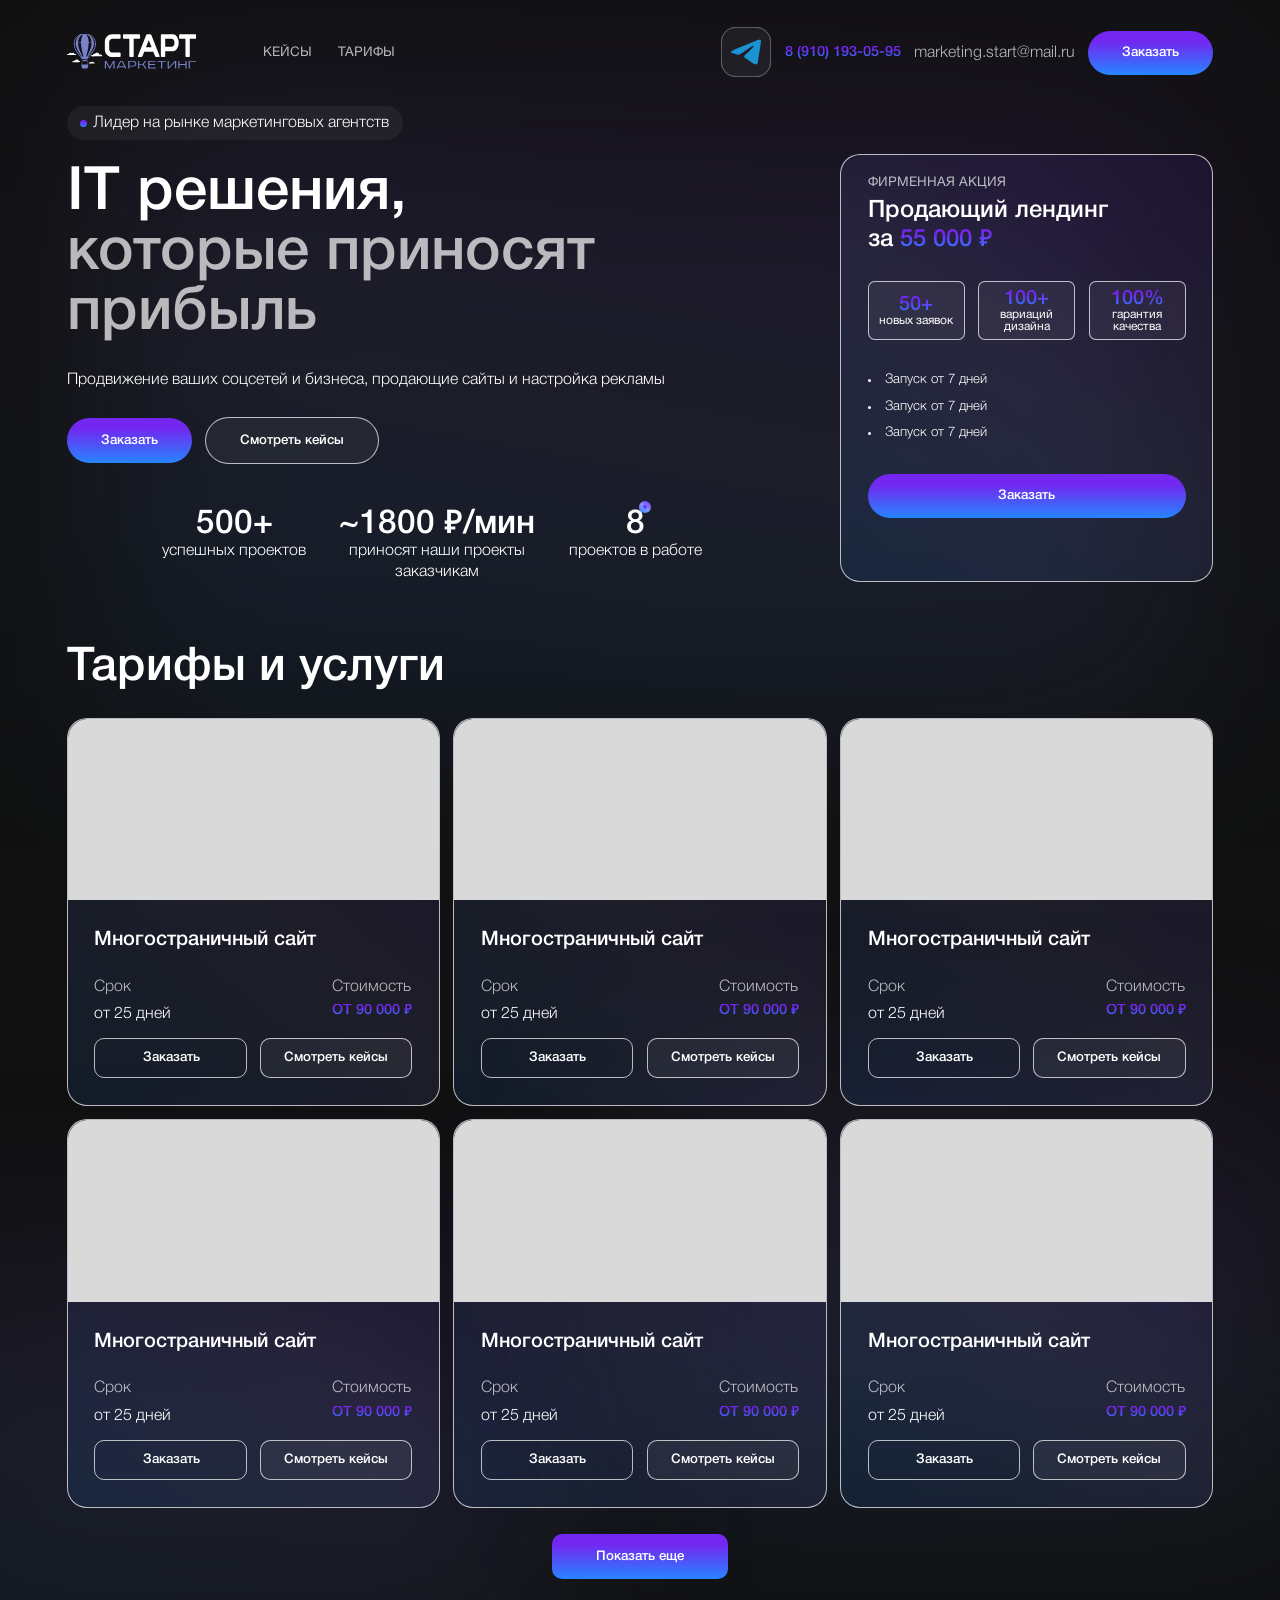
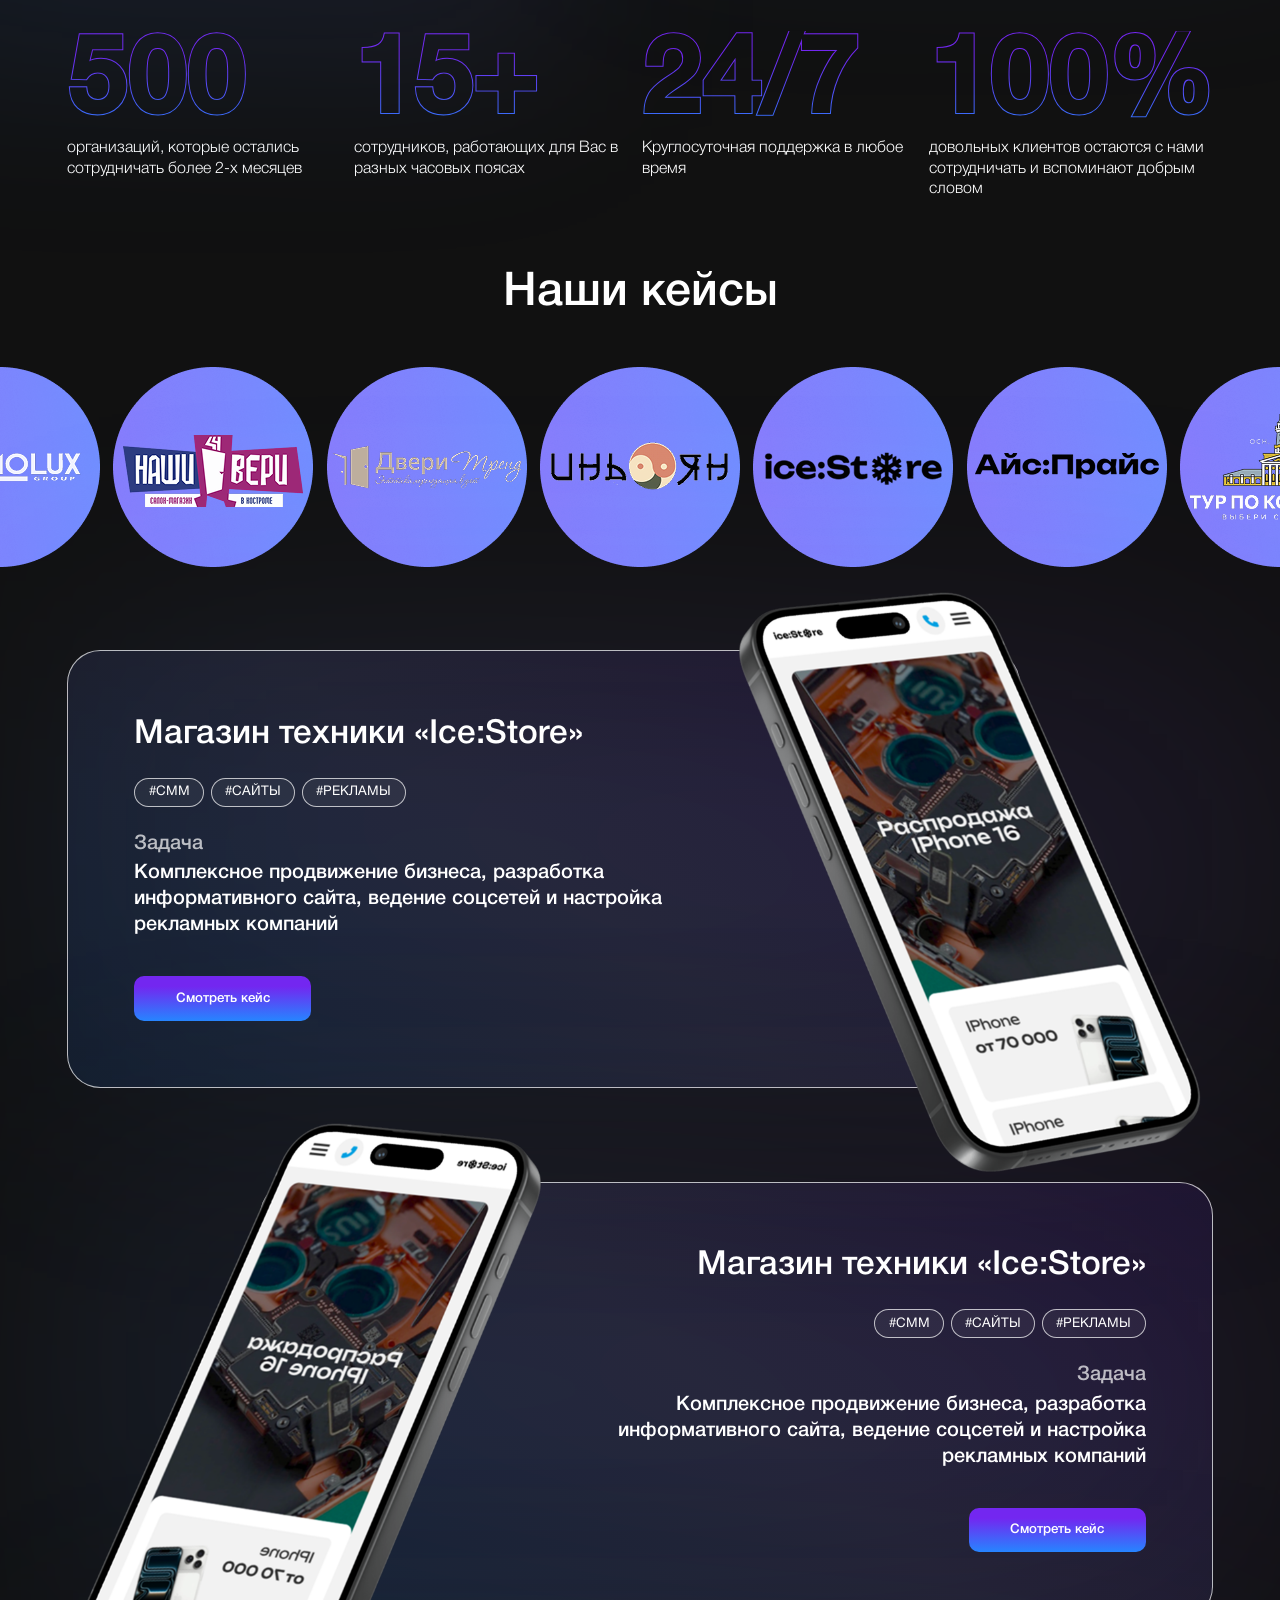
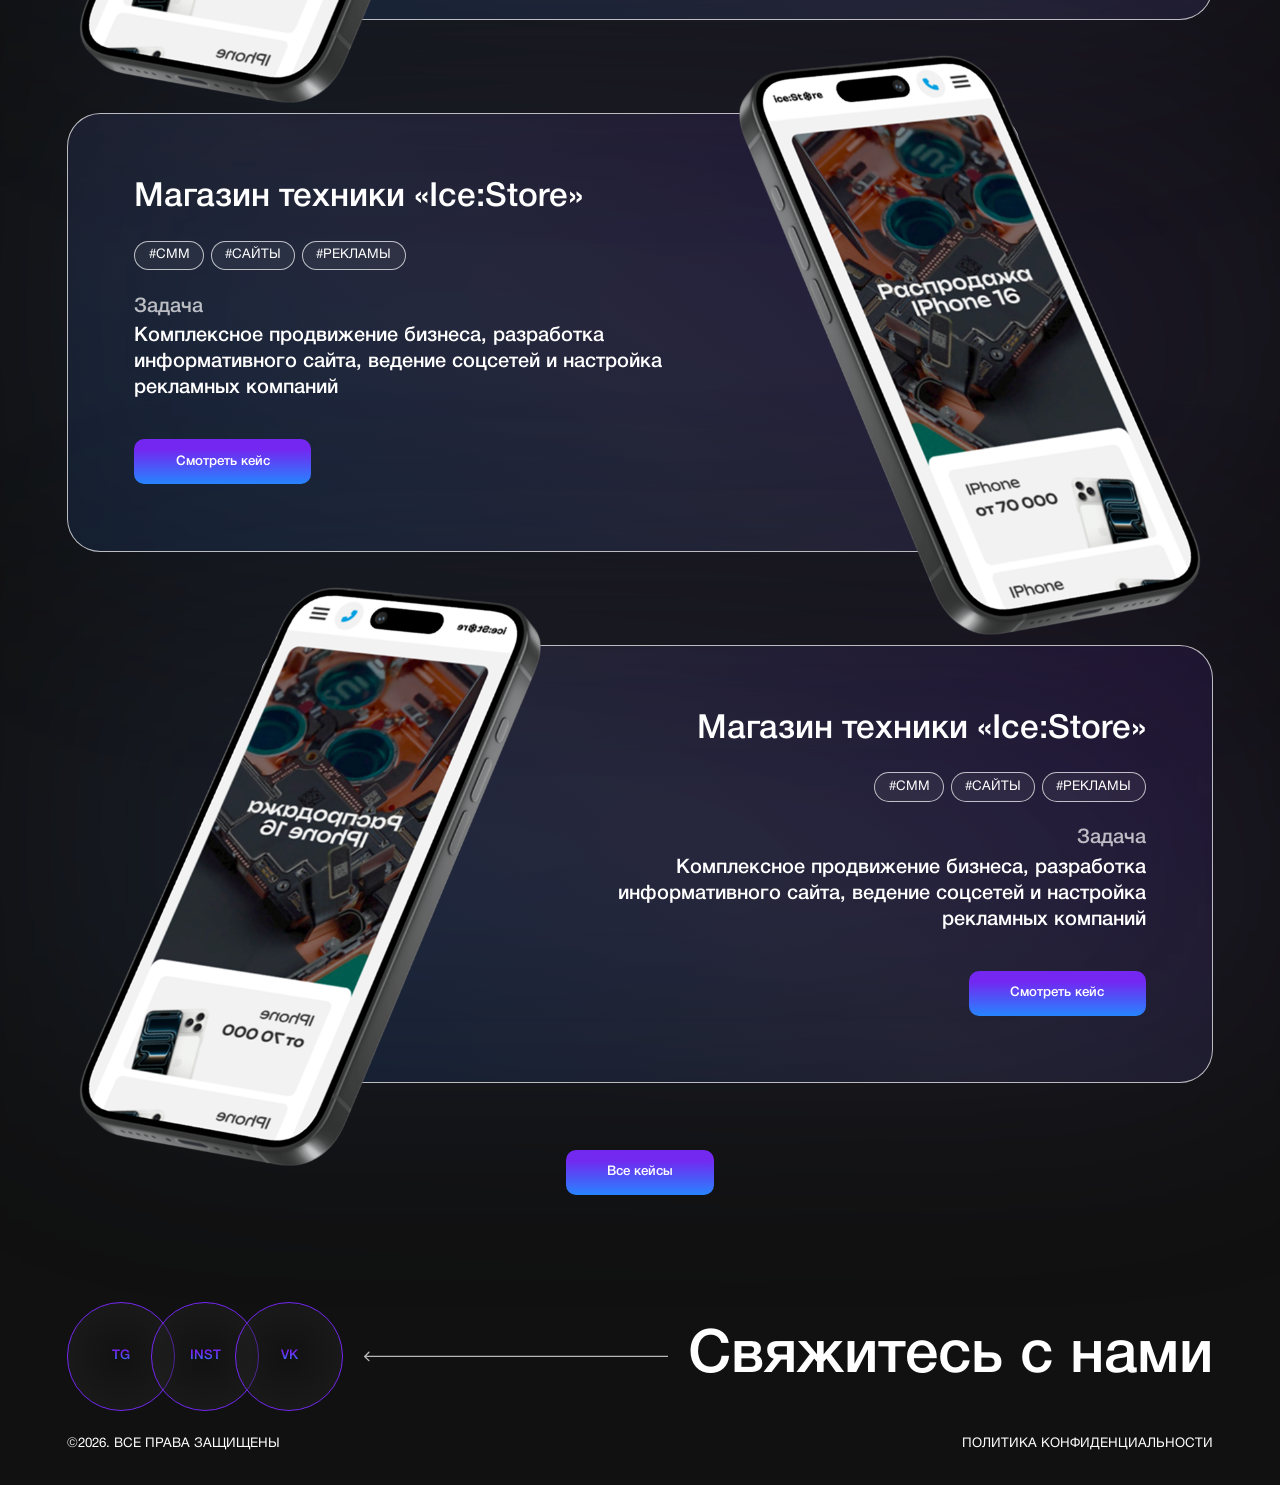
<file: index.html>
<!DOCTYPE html>
<html lang="ru">

<head>
  <meta charset="UTF-8">
  <meta http-equiv="X-UA-Compatible" content="IE=edge">
  <meta name="viewport" content="width=device-width, initial-scale=1.0">
  <title>Document</title>
  <link rel="stylesheet" href="style/style.css">
  <link rel="stylesheet" href="./style/swiper-bundle.min.css">
</head>

<body>

  <header>
    <div class="container">
      <div class="header-l">
        <a href="/" class="logo">
          <img src="./media/icons/logo.svg" alt="">
        </a>
        <nav>
          <a href="./keyses.html" class="nav-item header-20">Кейсы</a>
          <a href="" class="nav-item header-20">Тарифы</a>
        </nav>

      </div>
      <div class="header-r">
        <a href="" class="tg">
          <svg width="50" height="50" viewBox="0 0 50 50" fill="none" xmlns="http://www.w3.org/2000/svg">
            <rect width="50" height="50" rx="15" fill="white" fill-opacity="0.05" />
            <rect x="0.25" y="0.25" width="49.5" height="49.5" rx="14.75" stroke="white" stroke-opacity="0.7"
              stroke-width="0.5" />
            <path
              d="M37.4558 12.8534C33.4981 14.4884 16.528 21.4998 11.8392 23.4108C8.69464 24.6348 10.5355 25.7825 10.5355 25.7825C10.5355 25.7825 13.2197 26.7004 15.5209 27.3889C17.8217 28.0775 19.0488 27.3126 19.0488 27.3126L29.863 20.0448C33.6978 17.4437 32.7776 19.5857 31.857 20.5039C29.863 22.4932 26.5651 25.6294 23.8039 28.1542C22.5768 29.2251 23.1902 30.1431 23.7274 30.6022C25.7213 32.2854 31.167 35.728 31.4736 35.9574C33.0938 37.1016 36.2808 38.7485 36.7655 35.2689L38.6829 23.2581C39.2966 19.2036 39.9101 15.4548 39.9866 14.3838C40.2169 11.7824 37.4558 12.8534 37.4558 12.8534Z"
              fill="#1B92D1" />
          </svg>
        </a>
        <a href="tel: 8 (910) 193-05-95" class="tel">8 (910) 193-05-95</a>
        <a href="mailto: marketing.start@mail.ru" class="mail">marketing.start@mail.ru</a>
        <button class="blue-button form-popup-open">Заказать</button>
      </div>
    </div>
  </header>

  <main>
    <section class="hero">
      <div class="container">
        <p class="lider regular-text">Лидер на рынке маркетинговых агентств</p>
        <div class="wrapper">
          <div class="hero-l">
            <div class="hero-l-top">
              <h1 class="h1-heading">IT решения,
                <span>которые приносят прибыль</span>
              </h1>
              <div class="sub-heading regular-text">Продвижение ваших соцсетей и бизнеса, продающие сайты и настройка
                рекламы</div>
              <div class="buttons">
                <div class="blue-button">Заказать</div>
                <div class="black-button">Смотреть кейсы</div>
              </div>
            </div>
            <div class="hero-l-nums">
              <div class="item">
                <h3 class="heading h3-heading">500+</h3>
                <p class="text regular-text">успешных проектов</p>
              </div>
              <div class="item">
                <h3 class="heading h3-heading">~1800 ₽/мин</h3>
                <p class="text regular-text">приносят наши проекты <br>заказчикам</p>
              </div>
              <div class="item reallive">
                <h3 class="heading h3-heading">8
                  <div class="heading-circ"></div>
                </h3>
                <p class="text regular-text">проектов в работе</p>
              </div>
            </div>
          </div>
          <div class="hero-r">
            <p class="hero-r-heading header-20">Фирменная акция</p>
            <h4 class="h4-heading">Продающий лендинг <br>
              за <span>55 000 ₽</span></h4>
            <div class="hero-r-wrapper">

              <div class="hero-r-item">
                <p class="hero-r-item-heading">50+</p>
                <p class="hero-r-item-text">новых заявок</p>
              </div>
              <div class="hero-r-item">
                <p class="hero-r-item-heading">100+</p>
                <p class="hero-r-item-text">вариаций дизайна</p>
              </div>
              <div class="hero-r-item">
                <p class="hero-r-item-heading">100%</p>
                <p class="hero-r-item-text">гарантия качества</p>
              </div>
            </div>
            <ul class="hero-r-list">
              <li class="hero-r-list-item">Запуск от 7 дней</li>
              <li class="hero-r-list-item">Запуск от 7 дней</li>
              <li class="hero-r-list-item">Запуск от 7 дней</li>
            </ul>
            <button class="blue-button">Заказать</button>
          </div>
        </div>
      </div>
      <svg class="bg" width="1493" height="948" viewBox="0 0 1493 948" fill="none" xmlns="http://www.w3.org/2000/svg">
        <g filter="url(#filter0_f_5927_6310)">
          <rect x="200" y="200" width="1093" height="613" fill="url(#paint0_linear_5927_6310)" fill-opacity="0.1" />
          <rect x="200.5" y="200.5" width="1092" height="612" stroke="url(#paint1_linear_5927_6310)" />
        </g>
        <defs>
          <filter id="filter0_f_5927_6310" x="0" y="0" width="1493" height="1013" filterUnits="userSpaceOnUse"
            color-interpolation-filters="sRGB">
            <feFlood flood-opacity="0" result="BackgroundImageFix" />
            <feBlend mode="normal" in="SourceGraphic" in2="BackgroundImageFix" result="shape" />
            <feGaussianBlur stdDeviation="100" result="effect1_foregroundBlur_5927_6310" />
          </filter>
          <linearGradient id="paint0_linear_5927_6310" x1="1136.29" y1="222.824" x2="1017.25" y2="879.421"
            gradientUnits="userSpaceOnUse">
            <stop stop-color="#7327F0" />
            <stop offset="0.504685" stop-color="#8B91FF" />
            <stop offset="1" stop-color="#2685FF" />
          </linearGradient>
          <linearGradient id="paint1_linear_5927_6310" x1="1136.29" y1="222.824" x2="1017.25" y2="879.421"
            gradientUnits="userSpaceOnUse">
            <stop offset="0.230769" stop-color="#7327F0" />
            <stop offset="1" stop-color="#2685FF" />
          </linearGradient>
        </defs>
      </svg>

    </section>
    <section class="tarifs">
      <div class="container">
        <h2 class="h2-heading">Тарифы и услуги</h2>
        <div class="wrapper">
          <div class="item">
            <img src="./media/bgs/tarif.png" alt="" class="tarif-img">
            <div class="tarifs-info">
              <p class="heading">Многостраничный сайт</p>
              <div class="item-wrapper">
                <div class="item-text">
                  <p class="item-heading regular-text">Срок</p>
                  <p class="item-text regular-text">от 25 дней</p>
                </div>
                <div class="item-text">
                  <p class="item-heading regular-text">Стоимость</p>
                  <p class="item-text price">от 90 000 ₽</p>
                </div>
              </div>
              <div class="buttons">
                <div class="zakaz">Заказать</div>
                <div class="check">Смотреть кейсы</div>
              </div>
            </div>
          </div>
          <div class="item">
            <img src="./media/bgs/tarif.png" alt="" class="tarif-img">
            <div class="tarifs-info">
              <p class="heading">Многостраничный сайт</p>
              <div class="item-wrapper">
                <div class="item-text">
                  <p class="item-heading regular-text">Срок</p>
                  <p class="item-text regular-text">от 25 дней</p>
                </div>
                <div class="item-text">
                  <p class="item-heading regular-text">Стоимость</p>
                  <p class="item-text price">от 90 000 ₽</p>
                </div>
              </div>
              <div class="buttons">
                <div class="zakaz">Заказать</div>
                <div class="check">Смотреть кейсы</div>
              </div>
            </div>
          </div>
          <div class="item">
            <img src="./media/bgs/tarif.png" alt="" class="tarif-img">
            <div class="tarifs-info">
              <p class="heading">Многостраничный сайт</p>
              <div class="item-wrapper">
                <div class="item-text">
                  <p class="item-heading regular-text">Срок</p>
                  <p class="item-text regular-text">от 25 дней</p>
                </div>
                <div class="item-text">
                  <p class="item-heading regular-text">Стоимость</p>
                  <p class="item-text price">от 90 000 ₽</p>
                </div>
              </div>
              <div class="buttons">
                <div class="zakaz">Заказать</div>
                <div class="check">Смотреть кейсы</div>
              </div>
            </div>
          </div>
          <div class="item">
            <img src="./media/bgs/tarif.png" alt="" class="tarif-img">
            <div class="tarifs-info">
              <p class="heading">Многостраничный сайт</p>
              <div class="item-wrapper">
                <div class="item-text">
                  <p class="item-heading regular-text">Срок</p>
                  <p class="item-text regular-text">от 25 дней</p>
                </div>
                <div class="item-text">
                  <p class="item-heading regular-text">Стоимость</p>
                  <p class="item-text price">от 90 000 ₽</p>
                </div>
              </div>
              <div class="buttons">
                <div class="zakaz">Заказать</div>
                <div class="check">Смотреть кейсы</div>
              </div>
            </div>
          </div>
          <div class="item">
            <img src="./media/bgs/tarif.png" alt="" class="tarif-img">
            <div class="tarifs-info">
              <p class="heading">Многостраничный сайт</p>
              <div class="item-wrapper">
                <div class="item-text">
                  <p class="item-heading regular-text">Срок</p>
                  <p class="item-text regular-text">от 25 дней</p>
                </div>
                <div class="item-text">
                  <p class="item-heading regular-text">Стоимость</p>
                  <p class="item-text price">от 90 000 ₽</p>
                </div>
              </div>
              <div class="buttons">
                <div class="zakaz">Заказать</div>
                <div class="check">Смотреть кейсы</div>
              </div>
            </div>
          </div>
          <div class="item">
            <img src="./media/bgs/tarif.png" alt="" class="tarif-img">
            <div class="tarifs-info">
              <p class="heading">Многостраничный сайт</p>
              <div class="item-wrapper">
                <div class="item-text">
                  <p class="item-heading regular-text">Срок</p>
                  <p class="item-text regular-text">от 25 дней</p>
                </div>
                <div class="item-text">
                  <p class="item-heading regular-text">Стоимость</p>
                  <p class="item-text price">от 90 000 ₽</p>
                </div>
              </div>
              <div class="buttons">
                <div class="zakaz">Заказать</div>
                <div class="check">Смотреть кейсы</div>
              </div>
            </div>
          </div>
        </div>
        <div class="blue-button-container">
          <div class="blue-button">Показать еще</div>
        </div>
      </div>
      <svg class="l-bg" width="754" height="786" viewBox="0 0 754 786" fill="none" xmlns="http://www.w3.org/2000/svg">
        <g filter="url(#filter0_f_5927_6365)">
          <rect x="-119" y="200" width="673" height="386" fill="url(#paint0_linear_5927_6365)" fill-opacity="0.1" />
          <rect x="-118.5" y="200.5" width="672" height="385" stroke="url(#paint1_linear_5927_6365)" />
        </g>
        <defs>
          <filter id="filter0_f_5927_6365" x="-319" y="0" width="1073" height="786" filterUnits="userSpaceOnUse"
            color-interpolation-filters="sRGB">
            <feFlood flood-opacity="0" result="BackgroundImageFix" />
            <feBlend mode="normal" in="SourceGraphic" in2="BackgroundImageFix" result="shape" />
            <feGaussianBlur stdDeviation="100" result="effect1_foregroundBlur_5927_6365" />
          </filter>
          <linearGradient id="paint0_linear_5927_6365" x1="457.51" y1="214.372" x2="380.96" y2="627.223"
            gradientUnits="userSpaceOnUse">
            <stop stop-color="#7327F0" />
            <stop offset="0.504685" stop-color="#8B91FF" />
            <stop offset="1" stop-color="#2685FF" />
          </linearGradient>
          <linearGradient id="paint1_linear_5927_6365" x1="457.51" y1="214.372" x2="380.96" y2="627.223"
            gradientUnits="userSpaceOnUse">
            <stop offset="0.230769" stop-color="#7327F0" />
            <stop offset="1" stop-color="#2685FF" />
          </linearGradient>
        </defs>
      </svg>
      <svg class="r-bg" width="844" height="786" viewBox="0 0 844 786" fill="none" xmlns="http://www.w3.org/2000/svg">
        <g filter="url(#filter0_f_5927_6366)">
          <rect x="200" y="200" width="673" height="386" fill="url(#paint0_linear_5927_6366)" fill-opacity="0.1" />
          <rect x="200.5" y="200.5" width="672" height="385" stroke="url(#paint1_linear_5927_6366)" />
        </g>
        <defs>
          <filter id="filter0_f_5927_6366" x="0" y="0" width="1073" height="786" filterUnits="userSpaceOnUse"
            color-interpolation-filters="sRGB">
            <feFlood flood-opacity="0" result="BackgroundImageFix" />
            <feBlend mode="normal" in="SourceGraphic" in2="BackgroundImageFix" result="shape" />
            <feGaussianBlur stdDeviation="100" result="effect1_foregroundBlur_5927_6366" />
          </filter>
          <linearGradient id="paint0_linear_5927_6366" x1="776.51" y1="214.372" x2="699.96" y2="627.223"
            gradientUnits="userSpaceOnUse">
            <stop stop-color="#7327F0" />
            <stop offset="0.504685" stop-color="#8B91FF" />
            <stop offset="1" stop-color="#2685FF" />
          </linearGradient>
          <linearGradient id="paint1_linear_5927_6366" x1="776.51" y1="214.372" x2="699.96" y2="627.223"
            gradientUnits="userSpaceOnUse">
            <stop offset="0.230769" stop-color="#7327F0" />
            <stop offset="1" stop-color="#2685FF" />
          </linearGradient>
        </defs>
      </svg>
    </section>
    <section class="nums">
      <div class="container">
        <div class="item">
          <p class="gradient-text">500</p>
          <p class="text regular-text">организаций, которые остались сотрудничать более 2-х месяцев</p>
        </div>
        <div class="item">
<p class="gradient-text">15+</p>
          <p class="text regular-text">сотрудников, работающих для Вас
            в разных часовых поясах</p>
        </div>
        <div class="item">
<p class="gradient-text">24/7</p>
          <p class="text regular-text">Круглосуточная поддержка
            в любое время</p>
        </div>
        <div class="item">
<p class="gradient-text">100%</p>
          <p class="text regular-text">довольных клиентов остаются с нами сотрудничать и вспоминают добрым словом</p>
        </div>
      </div>
    </section>
    <section class="keyses">
      <div class="container">
        <h2 class="h2-heading">Наши кейсы</h2>
        <div class="logo-wrapper">
          <img src="./media/keyses-logo/1.png" alt="" class="logo">
          <img src="./media/keyses-logo/2.png" alt="" class="logo">
          <img src="./media/keyses-logo/3.png" alt="" class="logo">
          <img src="./media/keyses-logo/4.png" alt="" class="logo">
          <img src="./media/keyses-logo/5.png" alt="" class="logo">
          <img src="./media/keyses-logo/6.png" alt="" class="logo">
          <img src="./media/keyses-logo/7.png" alt="" class="logo">
        </div>
        <div class="keyses-wrapper">
          <div class="keys-item">
            <div class="keyses-info">
              <h3 class="h3-heading">Магазин техники «Ice:Store»
              </h3>
              <div class="type-wrapper">
                <div class="item">#СММ</div>
                <div class="item">#сайты</div>
                <div class="item">#рекламы</div>
              </div>
              <div class="keys-zadacha">
                <p class="keys-text-heading">Задача</p>
                <p class="regular-text keys-desc">Комплексное продвижение бизнеса, разработка информативного сайта,
                  ведение соцсетей и настройка рекламных компаний</p>
              </div>
              <button class="blue-button">Смотреть кейс</button>
            </div>
            <img src="./media/keyses/1.png" alt="" class="keys-img">
          </div>
          <div class="keys-item">
            <div class="keyses-info">
              <h3 class="h3-heading">Магазин техники «Ice:Store»
              </h3>
              <div class="type-wrapper">
                <div class="item">#СММ</div>
                <div class="item">#сайты</div>
                <div class="item">#рекламы</div>
              </div>
              <div class="keys-zadacha">
                <p class="keys-text-heading">Задача</p>
                <p class="regular-text keys-desc">Комплексное продвижение бизнеса, разработка информативного сайта,
                  ведение соцсетей и настройка рекламных компаний</p>
              </div>
              <button class="blue-button">Смотреть кейс</button>
            </div>
            <img src="./media/keyses/2.png" alt="" class="keys-img">
          </div>
          <div class="keys-item">
            <div class="keyses-info">
              <h3 class="h3-heading">Магазин техники «Ice:Store»
              </h3>
              <div class="type-wrapper">
                <div class="item">#СММ</div>
                <div class="item">#сайты</div>
                <div class="item">#рекламы</div>
              </div>
              <div class="keys-zadacha">
                <p class="keys-text-heading">Задача</p>
                <p class="regular-text keys-desc">Комплексное продвижение бизнеса, разработка информативного сайта,
                  ведение соцсетей и настройка рекламных компаний</p>
              </div>
              <button class="blue-button">Смотреть кейс</button>
            </div>
            <img src="./media/keyses/1.png" alt="" class="keys-img">
          </div>
          <div class="keys-item">
            <div class="keyses-info">
              <h3 class="h3-heading">Магазин техники «Ice:Store»
              </h3>
              <div class="type-wrapper">
                <div class="item">#СММ</div>
                <div class="item">#сайты</div>
                <div class="item">#рекламы</div>
              </div>
              <div class="keys-zadacha">
                <p class="keys-text-heading">Задача</p>
                <p class="regular-text keys-desc">Комплексное продвижение бизнеса, разработка информативного сайта,
                  ведение соцсетей и настройка рекламных компаний</p>
              </div>
              <button class="blue-button">Смотреть кейс</button>
            </div>
            <img src="./media/keyses/2.png" alt="" class="keys-img">
          </div>
        </div>
        <div class="blue-button mt100">Все кейсы</div>
      </div>
    </section>
  </main>

  <footer>
    <div class="container">
      <div class="top">

        <div class="seti">
          <div class="seti-item tg"><span>TG</span></div>
          <div class="seti-item inst"><span>INST</span></div>
          <div class="seti-item vk"><span>VK</span></div>
        </div>
        <svg width="457" height="15" viewBox="0 0 457 15" fill="none" xmlns="http://www.w3.org/2000/svg">
          <path
            d="M0.292908 6.65715C-0.0976257 7.04768 -0.0976257 7.68084 0.292908 8.07136L6.65686 14.4353C7.04739 14.8259 7.68054 14.8259 8.07108 14.4353C8.46158 14.0448 8.46158 13.4116 8.07108 13.0211L2.41422 7.36426L8.07108 1.7074C8.46158 1.31688 8.46158 0.683714 8.07108 0.29319C7.68054 -0.0973344 7.04739 -0.0973344 6.65686 0.29319L0.292908 6.65715ZM457 7.36426V6.36426L1 6.36426V7.36426V8.36426L457 8.36426V7.36426Z"
            fill="white" fill-opacity="0.7" />
        </svg>
        <div class="seti-heading">Свяжитесь с нами</div>
      </div>
      <div class="btm">
        <a href="" class="btm-a"> ©2026. Все права защищены</a>
        <a href="" class="btm-a">Политика конфиденциальности</a>
      </div>
    </div>
  </footer>

  <div class="form-popup">
    <svg class="form-close" viewBox="0 0 53 53" fill="none" xmlns="http://www.w3.org/2000/svg">
      <g clip-path="url(#clip0_5967_1567)">
        <path d="M26.9405 0H26.0604C11.6676 0 0 11.6676 0 26.0604C0 40.4532 11.6676 52.1208 26.0604 52.1208H26.9405C41.3333 52.1208 53.0009 40.4532 53.0009 26.0604C53.0009 11.6676 41.3333 0 26.9405 0Z" fill="white" fill-opacity="0.05" />
        <path d="M15.4375 36.3733L37.3368 14.474" stroke="white" stroke-width="2" />
        <path d="M15.6641 14.2526L37.5634 36.1519" stroke="white" stroke-width="2" />
      </g>
    </svg>
    <p class="form-heading">Оставьте заявку</p>
    <p class="form-text">и мы свяжемся с вами!</p>
    <form action="" class="form">
      <label class="input-label">
        <p class="label-heading">Имя</p>
        <input type="text" class="input" placeholder="Иван">
      </label>
      <label class="input-label">
        <p class="label-heading">Номер телефона</p>
        <input type="text" class="input" placeholder="+7(911)111 11-11">
      </label>
      <button class="blue-button">Отправить</button>
    </form>
  </div>
  <div class="offset"></div>

  <script src="js/app.js"></script>
  <script src="js/swiper-bundle.min.js"></script>
</body>

</html>
</file>
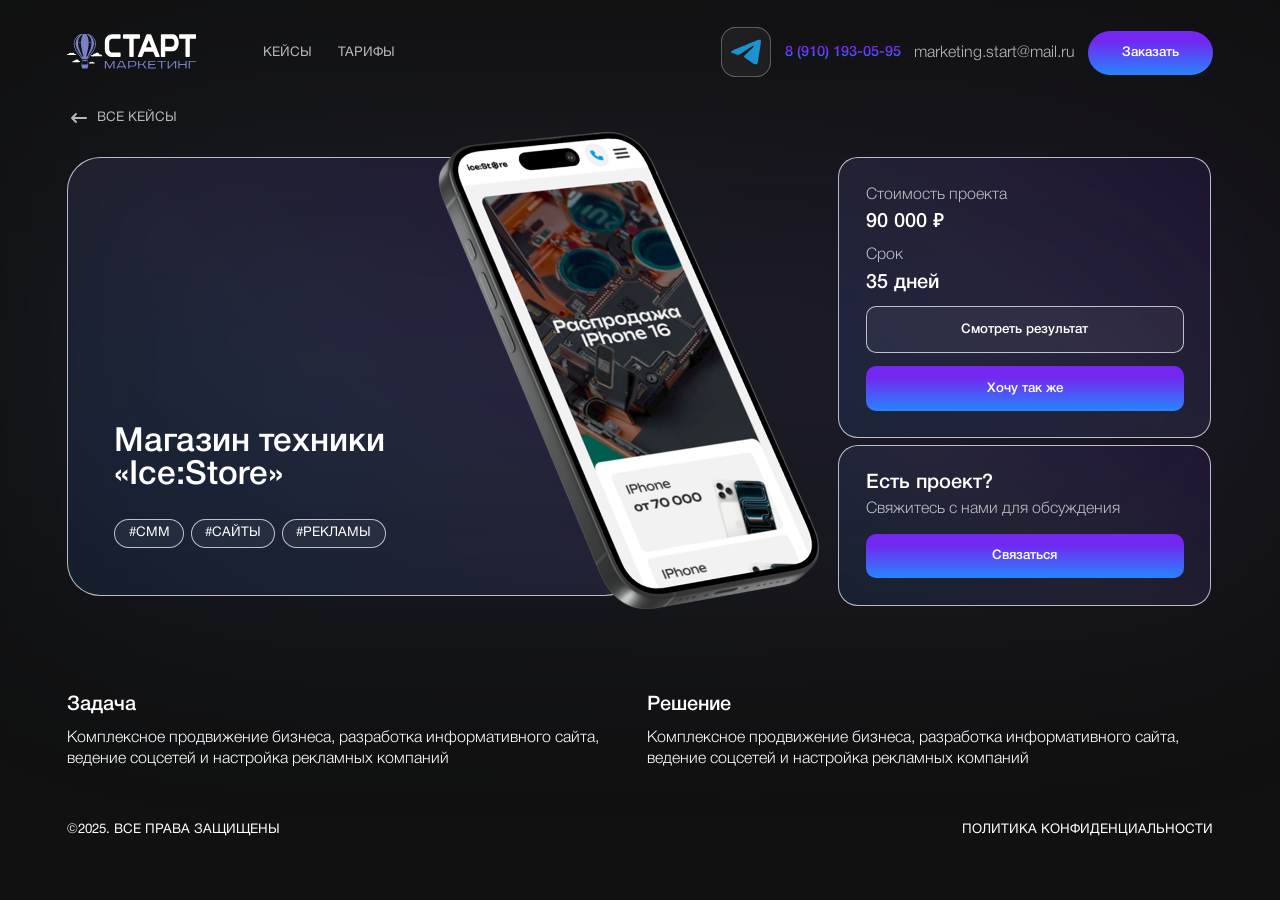
<file: keys-item.html>
<!DOCTYPE html>
<html lang="ru">

<head>
  <meta charset="UTF-8">
  <meta http-equiv="X-UA-Compatible" content="IE=edge">
  <meta name="viewport" content="width=device-width, initial-scale=1.0">
  <title>Document</title>
  <link rel="stylesheet" href="style/style.css">
  <link rel="stylesheet" href="./style/swiper-bundle.min.css">
</head>

<body>

  <header>
    <div class="container">
      <div class="header-l">
        <a href="/" class="logo">
          <img src="./media/icons/logo.svg" alt="">
        </a>
        <nav>
          <a href="" class="nav-item header-20">Кейсы</a>
          <a href="" class="nav-item header-20">Тарифы</a>
        </nav>

      </div>
      <div class="header-r">
        <a href="" class="tg">
          <svg width="50" height="50" viewBox="0 0 50 50" fill="none" xmlns="http://www.w3.org/2000/svg">
            <rect width="50" height="50" rx="15" fill="white" fill-opacity="0.05" />
            <rect x="0.25" y="0.25" width="49.5" height="49.5" rx="14.75" stroke="white" stroke-opacity="0.7"
              stroke-width="0.5" />
            <path
              d="M37.4558 12.8534C33.4981 14.4884 16.528 21.4998 11.8392 23.4108C8.69464 24.6348 10.5355 25.7825 10.5355 25.7825C10.5355 25.7825 13.2197 26.7004 15.5209 27.3889C17.8217 28.0775 19.0488 27.3126 19.0488 27.3126L29.863 20.0448C33.6978 17.4437 32.7776 19.5857 31.857 20.5039C29.863 22.4932 26.5651 25.6294 23.8039 28.1542C22.5768 29.2251 23.1902 30.1431 23.7274 30.6022C25.7213 32.2854 31.167 35.728 31.4736 35.9574C33.0938 37.1016 36.2808 38.7485 36.7655 35.2689L38.6829 23.2581C39.2966 19.2036 39.9101 15.4548 39.9866 14.3838C40.2169 11.7824 37.4558 12.8534 37.4558 12.8534Z"
              fill="#1B92D1" />
          </svg>
        </a>
        <a href="tel: 8 (910) 193-05-95" class="tel">8 (910) 193-05-95</a>
        <a href="mailto: marketing.start@mail.ru" class="mail">marketing.start@mail.ru</a>
        <button class="blue-button">Заказать</button>
      </div>
    </div>
  </header>

  <main>
    
    <div class="bred-crumbs">
        <div class="container">
            <svg width="24" height="24" viewBox="0 0 24 24" fill="none" xmlns="http://www.w3.org/2000/svg">
                <path d="M5 12H19M9 8L5 12L9 16" stroke="white" stroke-opacity="0.7" stroke-width="2" stroke-linecap="round" stroke-linejoin="round" />
              </svg>
            <a href="/" class="bred-crumbs-item">Все кейсы</a>
        </div>
    </div>
    <section class="keys-block">
        <div class="container">
            <div class="keys-b-l">
                <p class="keys-heading">Магазин техники «Ice:Store» </p>
                <div class="tags-wrapper">
                    <div class="tag-item">#СММ</div>
                    <div class="tag-item">#сайты</div>
                    <div class="tag-item">#рекламы</div>
                </div>
                <img class="keys-img" src="./media/keyses/1.png" alt="" class="keys-img">
            </div>
            <div class="keys-b-r">
                <div class="keys-b-t">
                    <div class="b-item">
                        <p class="heading">Стоимость проекта</p>
                        <p class="text">90 000 ₽</p>
                    </div>
                    <div class="b-item">
                        <p class="heading">Срок</p>
                        <p class="text">35 дней</p>
                    </div>
                    <div class="black-button">Смотреть результат</div>
                    <div class="blue-button">Хочу так же</div>
                </div>
                <div class="keys-b-b">
                    <p class="heading">Есть проект?</p>
                    <p class="text">Свяжитесь с нами для обсуждения</p>
                    <button class="blue-button">Связаться</button>
                </div>
            </div>
        </div>
    </section>
    <section class="solution-block">
        <div class="container">
            <div class="task">
                <h2 class="heading">Задача</h2>
                <p class="text">Комплексное продвижение бизнеса, разработка информативного сайта, ведение соцсетей и настройка рекламных компаний</p>
            </div>
            <div class="solution">
                <div class="solution-item">
                    <h3 class="heading">Решение</h3>
                    <p class="text">Комплексное продвижение бизнеса, разработка информативного сайта, ведение соцсетей и настройка рекламных компаний</p>
                </div>
            </div>
        </div>
    </section>
  </main>

  <footer>
    <div class="container">
      <div class="btm">
        <a href="" class="btm-a"> ©2025. Все права защищены</a>
        <a href="" class="btm-a">Политика конфиденциальности</a>
      </div>
    </div>
  </footer>


  <script src="js/swiper-bundle.min.js"></script>
  <script src="js/app.js"></script>
</body>

</html>
</file>
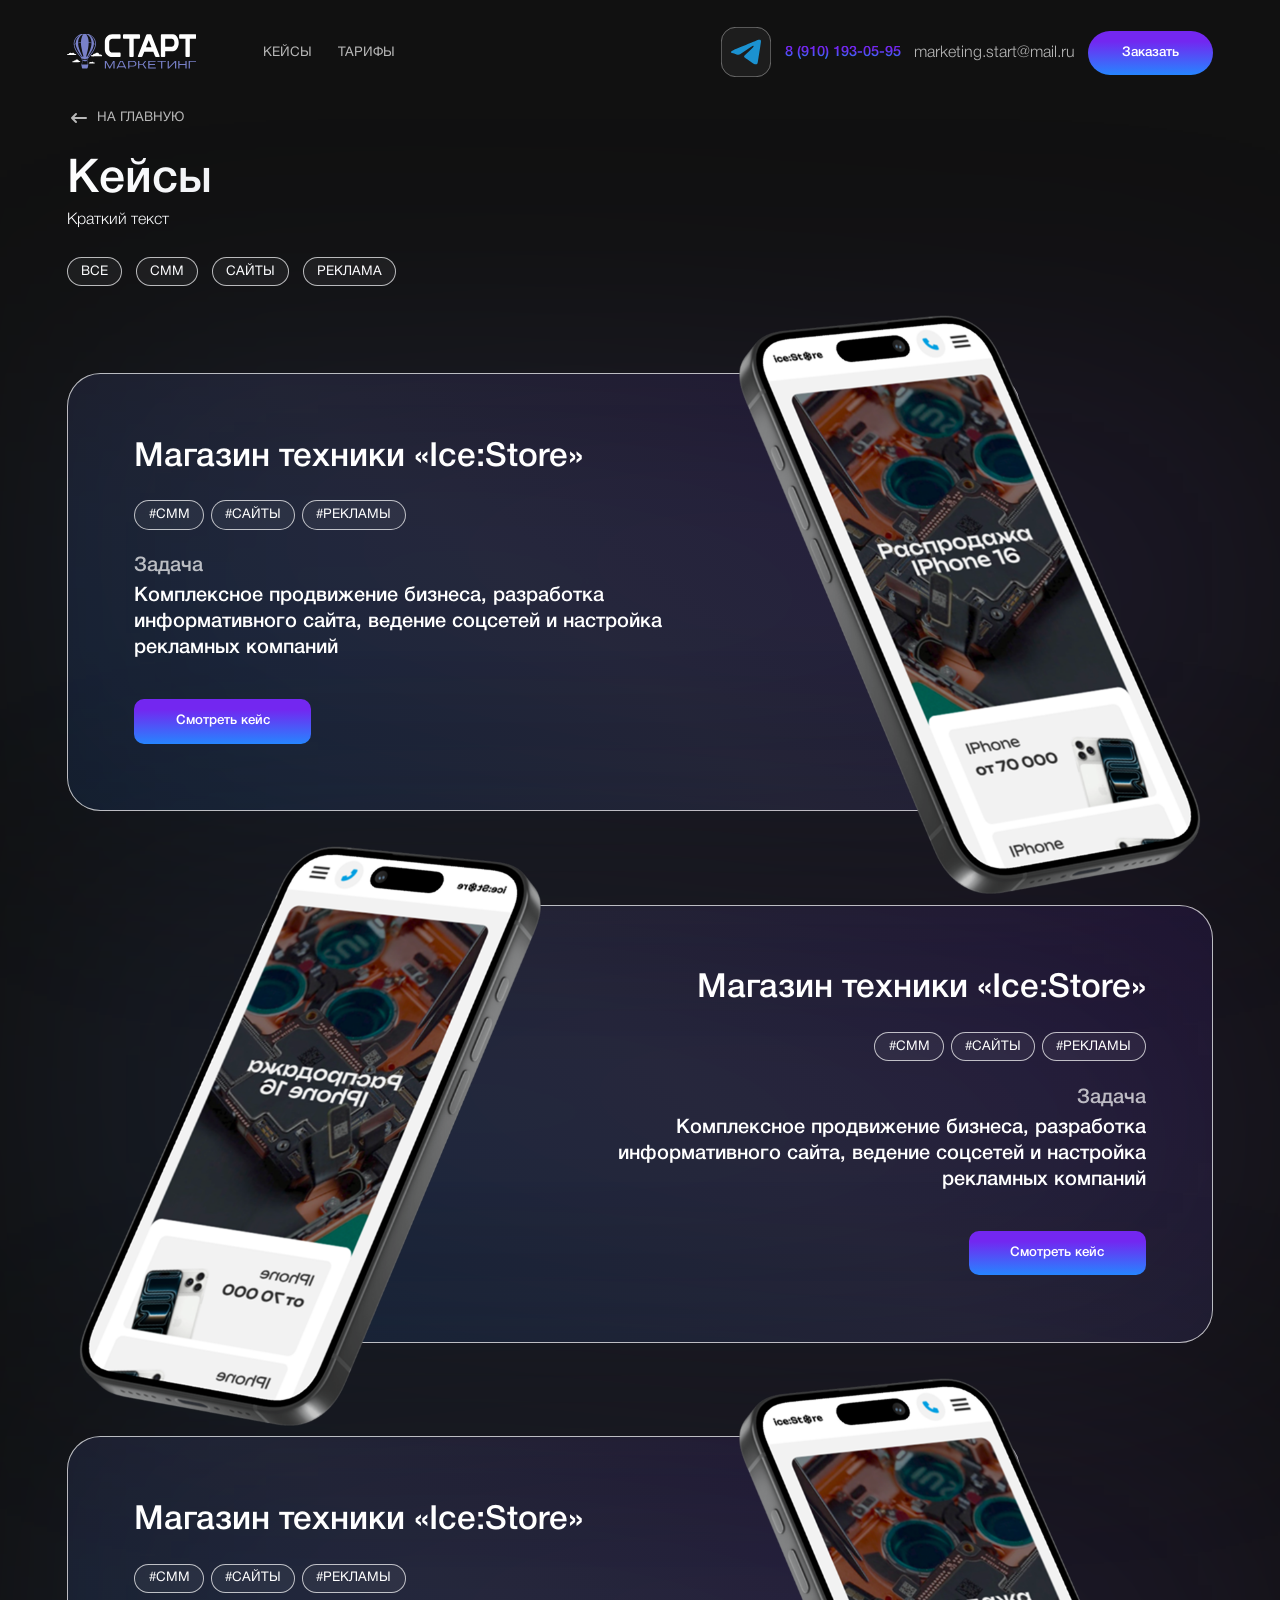
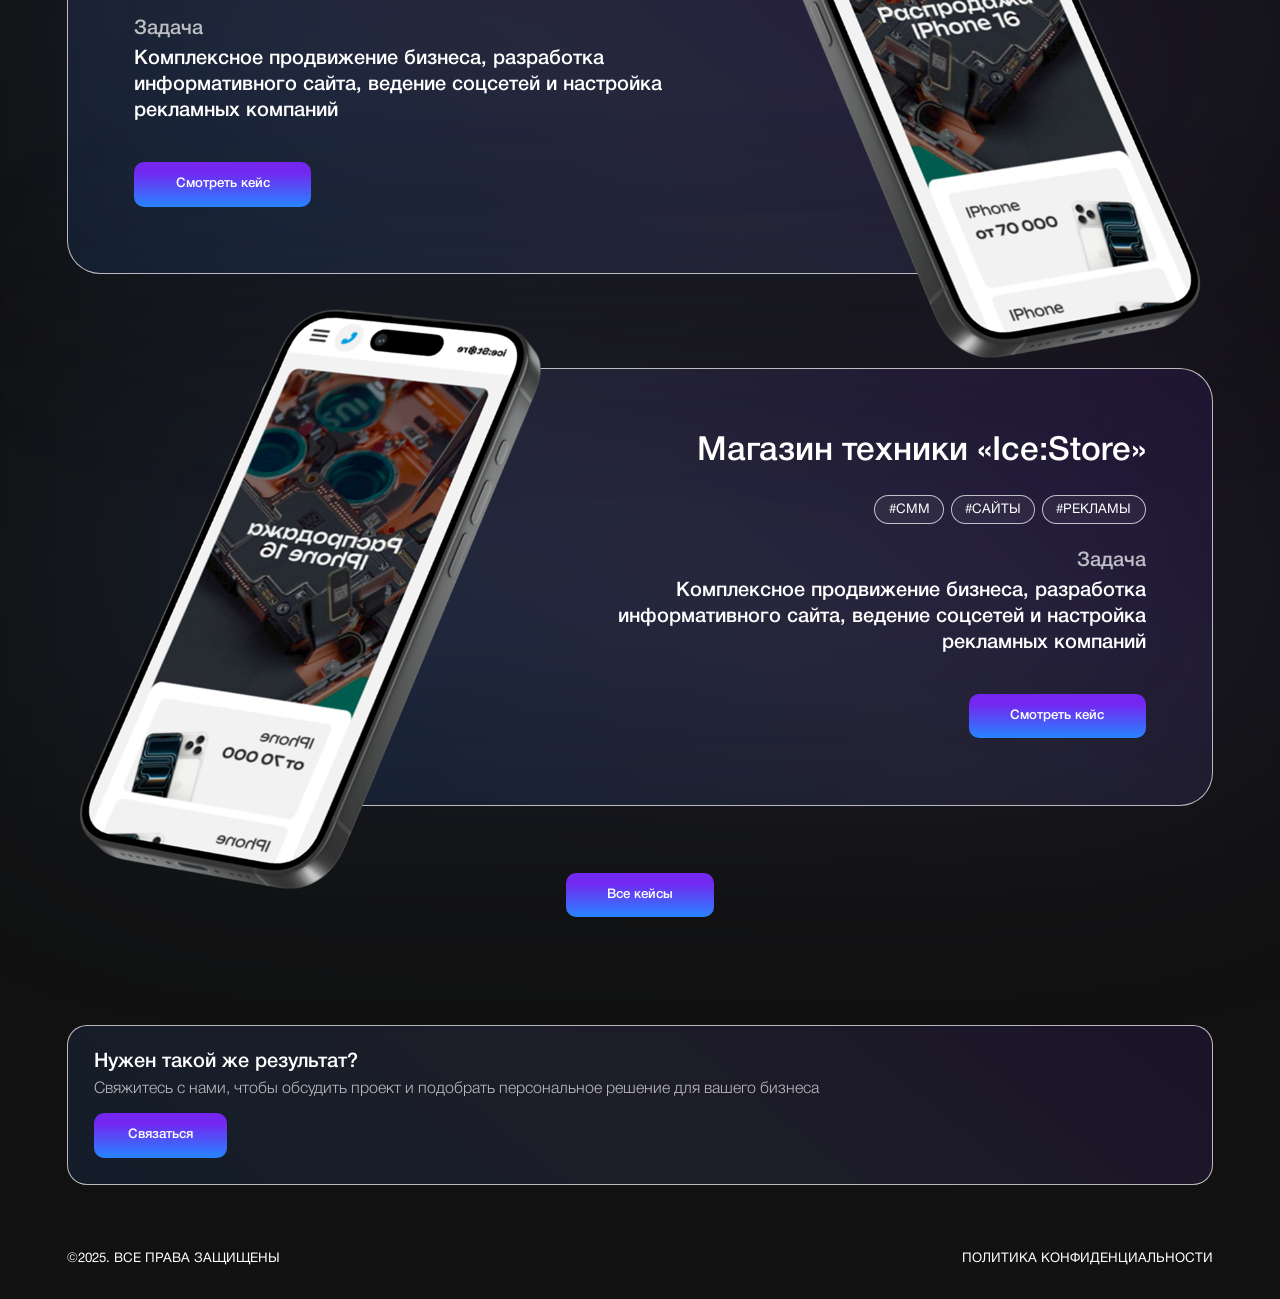
<file: keyses.html>
<!DOCTYPE html>
<html lang="ru">

<head>
  <meta charset="UTF-8">
  <meta http-equiv="X-UA-Compatible" content="IE=edge">
  <meta name="viewport" content="width=device-width, initial-scale=1.0">
  <title>Document</title>
  <link rel="stylesheet" href="style/style.css">
  <link rel="stylesheet" href="./style/swiper-bundle.min.css">
</head>

<body>

  <header>
    <div class="container">
      <div class="header-l">
        <a href="/" class="logo">
          <img src="./media/icons/logo.svg" alt="">
        </a>
        <nav>
          <a href="" class="nav-item header-20">Кейсы</a>
          <a href="" class="nav-item header-20">Тарифы</a>
        </nav>

      </div>
      <div class="header-r">
        <a href="" class="tg">
          <svg width="50" height="50" viewBox="0 0 50 50" fill="none" xmlns="http://www.w3.org/2000/svg">
            <rect width="50" height="50" rx="15" fill="white" fill-opacity="0.05" />
            <rect x="0.25" y="0.25" width="49.5" height="49.5" rx="14.75" stroke="white" stroke-opacity="0.7"
              stroke-width="0.5" />
            <path
              d="M37.4558 12.8534C33.4981 14.4884 16.528 21.4998 11.8392 23.4108C8.69464 24.6348 10.5355 25.7825 10.5355 25.7825C10.5355 25.7825 13.2197 26.7004 15.5209 27.3889C17.8217 28.0775 19.0488 27.3126 19.0488 27.3126L29.863 20.0448C33.6978 17.4437 32.7776 19.5857 31.857 20.5039C29.863 22.4932 26.5651 25.6294 23.8039 28.1542C22.5768 29.2251 23.1902 30.1431 23.7274 30.6022C25.7213 32.2854 31.167 35.728 31.4736 35.9574C33.0938 37.1016 36.2808 38.7485 36.7655 35.2689L38.6829 23.2581C39.2966 19.2036 39.9101 15.4548 39.9866 14.3838C40.2169 11.7824 37.4558 12.8534 37.4558 12.8534Z"
              fill="#1B92D1" />
          </svg>
        </a>
        <a href="tel: 8 (910) 193-05-95" class="tel">8 (910) 193-05-95</a>
        <a href="mailto: marketing.start@mail.ru" class="mail">marketing.start@mail.ru</a>
        <button class="blue-button">Заказать</button>
      </div>
    </div>
  </header>

  <main>
    <div class="bred-crumbs">
        <div class="container">
            <svg width="24" height="24" viewBox="0 0 24 24" fill="none" xmlns="http://www.w3.org/2000/svg">
                <path d="M5 12H19M9 8L5 12L9 16" stroke="white" stroke-opacity="0.7" stroke-width="2" stroke-linecap="round" stroke-linejoin="round" />
              </svg>
            <a href="/" class="bred-crumbs-item">На главную</a>
        </div>
    </div>
    <section class="keyses">
        <div class="container">
            <div class="keyses-page-heading">
                <h1 class="keyses-heading">Кейсы</h1>
                <p class="desc">Краткий текст</p>
                <div class="categories-wrapper">
                    <div class="category-item">Все</div>
                    <div class="category-item">СММ</div>
                    <div class="category-item">Сайты</div>
                    <div class="category-item">Реклама</div>
                </div>
            </div>
          <div class="keyses-wrapper">
            <div class="keys-item">
              <div class="keyses-info">
                <h3 class="h3-heading">Магазин техники «Ice:Store»
                </h3>
                <div class="type-wrapper">
                  <div class="item">#СММ</div>
                  <div class="item">#сайты</div>
                  <div class="item">#рекламы</div>
                </div>
                <div class="keys-zadacha">
                  <p class="keys-text-heading">Задача</p>
                  <p class="regular-text keys-desc">Комплексное продвижение бизнеса, разработка информативного сайта,
                    ведение соцсетей и настройка рекламных компаний</p>
                </div>
                <button class="blue-button">Смотреть кейс</button>
              </div>
              <img src="./media/keyses/1.png" alt="" class="keys-img">
            </div>
            <div class="keys-item">
              <div class="keyses-info">
                <h3 class="h3-heading">Магазин техники «Ice:Store»
                </h3>
                <div class="type-wrapper">
                  <div class="item">#СММ</div>
                  <div class="item">#сайты</div>
                  <div class="item">#рекламы</div>
                </div>
                <div class="keys-zadacha">
                  <p class="keys-text-heading">Задача</p>
                  <p class="regular-text keys-desc">Комплексное продвижение бизнеса, разработка информативного сайта,
                    ведение соцсетей и настройка рекламных компаний</p>
                </div>
                <button class="blue-button">Смотреть кейс</button>
              </div>
              <img src="./media/keyses/2.png" alt="" class="keys-img">
            </div>
            <div class="keys-item">
              <div class="keyses-info">
                <h3 class="h3-heading">Магазин техники «Ice:Store»
                </h3>
                <div class="type-wrapper">
                  <div class="item">#СММ</div>
                  <div class="item">#сайты</div>
                  <div class="item">#рекламы</div>
                </div>
                <div class="keys-zadacha">
                  <p class="keys-text-heading">Задача</p>
                  <p class="regular-text keys-desc">Комплексное продвижение бизнеса, разработка информативного сайта,
                    ведение соцсетей и настройка рекламных компаний</p>
                </div>
                <button class="blue-button">Смотреть кейс</button>
              </div>
              <img src="./media/keyses/1.png" alt="" class="keys-img">
            </div>
            <div class="keys-item">
              <div class="keyses-info">
                <h3 class="h3-heading">Магазин техники «Ice:Store»
                </h3>
                <div class="type-wrapper">
                  <div class="item">#СММ</div>
                  <div class="item">#сайты</div>
                  <div class="item">#рекламы</div>
                </div>
                <div class="keys-zadacha">
                  <p class="keys-text-heading">Задача</p>
                  <p class="regular-text keys-desc">Комплексное продвижение бизнеса, разработка информативного сайта,
                    ведение соцсетей и настройка рекламных компаний</p>
                </div>
                <button class="blue-button">Смотреть кейс</button>
              </div>
              <img src="./media/keyses/2.png" alt="" class="keys-img">
            </div>
          </div>
          <div class="blue-button mt100">Все кейсы</div>
        </div>
      </section>
      <section class="need">
        <div class="container">
            <p class="heading">Нужен такой же результат?</p>
            <p class="text">Свяжитесь с нами, чтобы обсудить проект и подобрать персональное решение для вашего бизнеса</p>
            <button class="blue-button">Связаться</button>
        </div>
      </section>
  </main>
  
  <footer>
    <div class="container">
      <div class="btm">
        <a href="" class="btm-a"> ©2025. Все права защищены</a>
        <a href="" class="btm-a">Политика конфиденциальности</a>
      </div>
    </div>
  </footer>


  <script src="js/swiper-bundle.min.js"></script>
  <script src="js/app.js"></script>
</body>

</html>
</file>
<file: style/style.css>
@font-face {
  font-family: "Helvetica Neue";
  src: url("../fonts/HelveticaNeue-Medium.otf");
  font-weight: 500;
}
@font-face {
  font-family: "Helvetica Neue";
  src: url("../fonts/HelveticaNeue-Light.otf");
  font-weight: 300;
}
@font-face {
  font-family: "Helvetica Neue";
  src: url("../fonts/HelveticaNeue-Roman.otf");
  font-weight: 400;
}
* {
  margin: 0;
  padding: 0;
  box-sizing: border-box;
  text-decoration: none;
  border: none;
  outline: none;
  font-size: 16rem;
  color: white;
  font-family: "Helvetica Neue", sans-serif;
  background: none;
}

body,
html {
  font-size: 0.0520833333vw;
  background: #111;
  max-width: 100vw;
  overflow-x: hidden;
}

.container {
  width: 100%;
  max-width: 1720rem;
  margin: 0 auto;
}

header {
  padding: 40rem 0;
  position: relative;
  z-index: 9;
}
header .header-l,
header .header-r {
  display: flex;
  align-items: center;
}
header .header-l {
  gap: 100rem;
}
header .header-r {
  gap: 20rem;
}
header .tel {
  font-weight: 500;
  font-size: 22rem;
  text-transform: uppercase;
  background: linear-gradient(180deg, #7327f0 23.08%, #2685ff 100%);
  background-clip: text;
  -webkit-background-clip: text;
  -webkit-text-fill-color: transparent;
}
header .mail {
  font-weight: 300;
  font-size: 24rem;
  line-height: 130%;
  color: rgba(255, 255, 255, 0.7);
}
header .container {
  display: flex;
  align-items: center;
  justify-content: space-between;
}
header .logo {
  width: 194rem;
  position: relative;
}
header .logo img {
  width: 100%;
}

.blue-button,
.black-button {
  font-weight: 500;
  font-size: 20rem;
  color: #fff;
  display: block;
  padding: 23rem 51rem;
  background: linear-gradient(180deg, #7327f0 23.08%, #2685ff 100%);
  border-radius: 100rem;
  width: -moz-fit-content;
  width: fit-content;
}

.black-button {
  border: 0.3rem solid rgba(255, 255, 255, 0.7);
  background: rgba(255, 255, 255, 0.05);
}

.header-20 {
  font-weight: 400;
  font-size: 20rem;
  text-transform: uppercase;
  color: rgba(255, 255, 255, 0.7);
}

nav {
  display: flex;
  align-items: center;
  gap: 40rem;
}

.regular-text {
  font-weight: 300;
  font-size: 24rem;
  line-height: 130%;
  color: #fff;
}

.h1-heading {
  font-weight: 500;
  font-size: 90rem;
  line-height: 100%;
  color: #fff;
}

.h2-heading {
  font-weight: 500;
  font-size: 70rem;
  color: #fff;
}

.h3-heading {
  font-weight: 500;
  font-size: 50rem;
  color: #fff;
}

.h4-heading {
  font-weight: 500;
  font-size: 36rem;
  color: #fff;
}

.hero {
  position: relative;
  padding-bottom: 94rem;
}
.hero .bg {
  position: absolute;
  top: 50%;
  left: 50%;
  transform: translate(-50%, -50%);
  z-index: 1;
}
.hero .container {
  position: relative;
  z-index: 2;
}
.hero .hero-l {
  margin-top: 14rem;
}
.hero .lider {
  border-radius: 100rem;
  padding: 10rem 20rem;
  background: rgba(255, 255, 255, 0.05);
  position: relative;
  display: flex;
  align-items: center;
  gap: 10rem;
  width: -moz-fit-content;
  width: fit-content;
  margin-bottom: 20rem;
}
.hero .lider::before {
  content: "";
  display: block;
  background: linear-gradient(180deg, #7327f0 23.08%, #2685ff 100%);
  width: 10rem;
  height: 10rem;
  border-radius: 100rem;
}
.hero .wrapper {
  display: flex;
  justify-content: space-between;
  gap: 198rem;
}
.hero .h1-heading {
  margin-bottom: 40rem;
  max-width: 810rem;
}
.hero .h1-heading span {
  color: rgba(255, 255, 255, 0.7);
  font-weight: 500;
  font-size: 90rem;
  line-height: 100%;
}
.hero .sub-heading {
  margin-bottom: 40rem;
}
.hero .buttons {
  display: flex;
  gap: 20rem;
  align-items: center;
}
.hero .hero-r {
  width: 100%;
  max-width: 560rem;
  border: 0.5rem solid rgba(255, 255, 255, 0.7);
  border-radius: 30rem;
  padding: 32rem 40rem 50rem;
  background: linear-gradient(219deg, rgba(115, 39, 240, 0.1) 0%, rgba(139, 145, 255, 0.1) 50.47%, rgba(38, 133, 255, 0.1) 100%);
}
.hero .hero-r .blue-button {
  width: 100%;
}
.hero .hero-l-nums {
  display: flex;
  gap: 50rem;
  margin-top: 66rem;
  margin-left: 143rem;
}
.hero .hero-l-nums .item {
  display: flex;
  flex-direction: column;
  align-items: center;
}
.hero .hero-l-nums .item .heading {
  position: relative;
}
.hero .hero-l-nums .item .heading .heading-circ {
  background: linear-gradient(219deg, #7327f0 0%, #8b91ff 50.47%, #2685ff 100%);
  width: 18rem;
  height: 18rem;
  display: flex;
  justify-content: center;
  align-items: center;
  border-radius: 100rem;
  position: absolute;
  top: -11rem;
  right: -9rem;
}
.hero .hero-l-nums .item .heading .heading-circ::after {
  background: linear-gradient(180deg, #7327f0 23.08%, #2685ff 100%);
  width: 6rem;
  height: 6rem;
  content: "";
  display: block;
  border-radius: 100rem;
}
.hero .hero-l-nums .item .text {
  text-align: center;
}
.hero .hero-r-heading {
  margin-bottom: 10rem;
}
.hero .h4-heading {
  margin-bottom: 40rem;
  line-height: 120%;
}
.hero .h4-heading span {
  background: linear-gradient(180deg, #7327f0 23.08%, #2685ff 100%);
  background-clip: text;
  -webkit-background-clip: text;
  -webkit-text-fill-color: transparent;
  font-weight: 500;
  font-size: 36rem;
  line-height: 120%;
}
.hero .hero-r-wrapper {
  margin-bottom: 40rem;
  display: grid;
  grid-template-columns: repeat(3, 1fr);
  gap: 20rem;
}
.hero .hero-r-wrapper .hero-r-item {
  border: 0.3rem solid rgba(255, 255, 255, 0.7);
  border-radius: 10rem;
  padding: 10rem 10rem;
  background: rgba(255, 255, 255, 0.05);
  display: flex;
  flex-direction: column;
  align-items: center;
  justify-content: center;
}
.hero .hero-r-wrapper .hero-r-item .hero-r-item-heading {
  font-weight: 500;
  font-size: 30rem;
  background: linear-gradient(180deg, #7327f0 23.08%, #2685ff 100%);
  background-clip: text;
  -webkit-background-clip: text;
  -webkit-text-fill-color: transparent;
}
.hero .hero-r-wrapper .hero-r-item .hero-r-item-text {
  font-weight: 400;
  font-size: 18rem;
  color: #fff;
  text-align: center;
}
.hero .hero-r-list {
  margin-bottom: 40rem;
}
.hero .hero-r-list .hero-r-list-item {
  font-weight: 300;
  font-size: 20rem;
  line-height: 200%;
  color: #fff;
  list-style: inside;
}

.tarifs {
  padding-bottom: 78rem;
  position: relative;
}
.tarifs .r-bg {
  position: absolute;
  top: 397rem;
  right: 0;
  z-index: 1;
}
.tarifs .l-bg {
  position: absolute;
  top: 635rem;
  left: 0;
  z-index: 1;
}
.tarifs .container {
  position: relative;
  z-index: 2;
}
.tarifs .h2-heading {
  margin-bottom: 40rem;
}
.tarifs .wrapper {
  display: grid;
  grid-template-columns: repeat(3, 1fr);
  gap: 20rem;
}
.tarifs .wrapper .item {
  border: 0.5rem solid rgba(255, 255, 255, 0.7);
  border-radius: 30rem;
  background: linear-gradient(219deg, rgba(115, 39, 240, 0.1) 0%, rgba(139, 145, 255, 0.1) 50.47%, rgba(38, 133, 255, 0.1) 100%);
}
.tarifs .wrapper .item .tarif-img {
  width: 100%;
}
.tarifs .wrapper .item .heading {
  font-weight: 500;
  font-size: 30rem;
  color: #fff;
  margin-bottom: 40rem;
}
.tarifs .wrapper .item .item-wrapper {
  display: flex;
  justify-content: space-between;
}
.tarifs .wrapper .item .item-wrapper .item-heading {
  color: rgba(255, 255, 255, 0.7);
  margin-bottom: 10rem;
}
.tarifs .wrapper .item .item-wrapper .price {
  font-weight: 500;
  font-size: 22rem;
  text-transform: uppercase;
  text-align: right;
  background: linear-gradient(180deg, #7327f0 23.08%, #2685ff 100%);
  background-clip: text;
  -webkit-background-clip: text;
  -webkit-text-fill-color: transparent;
}
.tarifs .wrapper .item .buttons {
  display: flex;
  gap: 20rem;
  margin-top: 20rem;
}
.tarifs .wrapper .item .buttons .zakaz {
  border: 1rem solid rgba(255, 255, 255, 0.7);
  border-radius: 15rem;
  padding: 18rem 71rem;
  font-weight: 500;
  font-size: 20rem;
  color: #fff;
  width: calc(50% - 10rem);
}
.tarifs .wrapper .item .buttons .check {
  font-weight: 500;
  font-size: 20rem;
  padding: 18rem 10rem;
  color: #fff;
  border: 0.3rem solid rgba(255, 255, 255, 0.7);
  border-radius: 15rem;
  background: rgba(255, 255, 255, 0.05);
  width: calc(50% - 10rem);
  display: flex;
  align-items: center;
  justify-content: center;
}
.tarifs .wrapper .item .tarifs-info {
  padding: 40rem;
}
.tarifs .blue-button-container {
  display: flex;
  justify-content: center;
  width: 100%;
  margin-top: 40rem;
}
.tarifs .blue-button {
  padding: 23rem 66rem;
  border-radius: 15rem;
}

.nums {
  padding-bottom: 105rem;
}

.nums .container {
  display: grid;
  grid-template-columns: repeat(4, 1fr);
  gap: 20rem;
}

.nums .h1-heading {
  font-weight: 400;
  font-size: 120rem;
  line-height: 120%;
  letter-spacing: -0.04em;
  text-transform: uppercase;
}

.gradient-text {
  padding-top: 3rem;
  font-size: 160rem;
  font-weight: bold;
  background: linear-gradient(180deg, #7327f0 23.08%, #2685ff 100%);
  background-clip: border-box;
  -webkit-background-clip: text;
  -webkit-text-fill-color: #111;
  -webkit-text-stroke: 3rem transparent;
  color: transparent;
}

.keyses .container {
  display: flex;
  flex-direction: column;
  align-items: center;
}
.keyses .h2-heading {
  margin-bottom: 76rem;
}
.keyses .logo-wrapper {
  display: flex;
  align-items: center;
  gap: 20rem;
  justify-content: center;
  margin-bottom: 125rem;
}
.keyses .keyses-wrapper {
  width: 100%;
  display: flex;
  flex-direction: column;
  gap: 140rem;
}
.keyses .keys-zadacha {
  max-width: 900rem;
}
.keyses .keys-text-heading {
  font-weight: 500;
  font-size: 30rem;
  color: rgba(255, 255, 255, 0.7);
  margin-bottom: 10rem;
}
.keyses .keys-desc {
  font-weight: 500;
  font-size: 30rem;
  color: #fff;
  margin-bottom: 57rem;
}
.keyses .blue-button {
  border-radius: 15rem;
  padding: 23rem 62rem;
}
.keyses .keys-item {
  position: relative;
}
.keyses .keys-item::before {
  content: "";
  display: block;
  width: 1807rem;
  height: 613rem;
  position: absolute;
  z-index: 1;
  filter: blur(200rem);
  background: linear-gradient(219deg, rgba(115, 39, 240, 0.1) 0%, rgba(139, 145, 255, 0.1) 50.47%, rgba(38, 133, 255, 0.1) 100%);
  top: 0;
  left: 0;
  z-index: 1;
}
.keyses .keys-item:nth-child(even) .keyses-info {
  margin-left: 290rem;
  display: flex;
  flex-direction: column;
  align-items: flex-end;
}
.keyses .keys-item:nth-child(even) .keys-zadacha {
  display: flex;
  flex-direction: column;
  align-items: flex-end;
}
.keyses .keys-item:nth-child(even) .keys-desc {
  text-align: right;
}
.keyses .keys-item:nth-child(even) .keys-img {
  left: 0;
  top: -119rem;
}
.keyses .keys-item .keyses-info {
  border: 0.5rem solid rgba(255, 255, 255, 0.7);
  border-radius: 50rem;
  padding: 100rem;
  width: 1430rem;
  background: linear-gradient(219deg, rgba(115, 39, 240, 0.1) 0%, rgba(139, 145, 255, 0.1) 50.47%, rgba(38, 133, 255, 0.1) 100%);
  position: relative;
  z-index: 2;
}
.keyses .keys-item .keys-img {
  position: absolute;
  width: 742rem;
  height: 922rem;
  top: -119rem;
  right: 0rem;
  z-index: 3;
}
.keyses .keys-item .h3-heading {
  margin-bottom: 40rem;
}
.keyses .keys-item .type-wrapper {
  display: flex;
  gap: 10rem;
  margin-bottom: 40rem;
}
.keyses .keys-item .type-wrapper .item {
  border: 0.5rem solid rgba(255, 255, 255, 0.7);
  border-radius: 100rem;
  padding: 10rem 20rem;
  background: rgba(255, 255, 255, 0.05);
  font-weight: 400;
  font-size: 20rem;
  text-transform: uppercase;
  color: #fff;
}
.keyses {
  padding-bottom: 161rem;
}

.mt100 {
  margin-top: 100rem;
}

footer .top {
  display: flex;
  align-items: center;
  justify-content: space-between;
}
footer .top svg {
  width: 456rem;
}
footer .seti {
  display: flex;
  align-items: center;
}
footer .seti-item {
  border-radius: 200rem;
  width: 163rem;
  height: 163rem;
  display: flex;
  justify-content: center;
  align-items: center;
  background: radial-gradient(67.59% 67.59% at 50.12% 50.13%, rgba(17, 17, 17, 0.4392156863) 0%, rgba(43, 43, 43, 0.4196078431) 100%);
  border: 1rem solid #7327f0;
}
footer .seti-item:nth-child(3) {
  margin-left: -37rem;
}
footer .seti-item:nth-child(2) {
  margin-left: -37rem;
}
footer .seti-item span {
  font-weight: 500;
  font-size: 20rem;
  background: linear-gradient(180deg, #7327f0 23.08%, #2685ff 100%);
  background-clip: text;
  -webkit-background-clip: text;
  -webkit-text-fill-color: transparent;
}
footer .seti-heading {
  font-weight: 500;
  font-size: 90rem;
  line-height: 100%;
  color: #fff;
}
footer .btm {
  margin-top: 40rem;
  display: flex;
  align-items: center;
  justify-content: space-between;
  margin-bottom: 50rem;
}
footer .btm-a {
  font-weight: 400;
  font-size: 20rem;
  text-transform: uppercase;
  color: #fff;
}

.bred-crumbs {
  padding-bottom: 40rem;
}
.bred-crumbs .bred-crumbs-item {
  font-family: "Helvetica Neue", sans-serif;
  font-weight: 400;
  font-size: 20rem;
  text-transform: uppercase;
  color: rgba(255, 255, 255, 0.7);
}
.bred-crumbs .container {
  display: flex;
  align-items: center;
  gap: 10rem;
}

.keyses-page-heading {
  width: 100%;
}
.keyses-page-heading .keyses-heading {
  font-family: "Helvetica Neue", sans-serif;
  font-weight: 500;
  font-size: 70rem;
  background: linear-gradient(67deg, #fff 0%, #d0d4de 49.72%, #fff 100%);
  background-clip: text;
  -webkit-background-clip: text;
  -webkit-text-fill-color: transparent;
  margin-bottom: 10rem;
}
.keyses-page-heading .desc {
  font-family: "Helvetica Neue", sans-serif;
  font-weight: 300;
  font-size: 24rem;
  line-height: 130%;
  background: linear-gradient(67deg, #fff 0%, #d0d4de 49.72%, #fff 100%);
  background-clip: text;
  -webkit-background-clip: text;
  -webkit-text-fill-color: transparent;
  margin-bottom: 40rem;
}
.keyses-page-heading .categories-wrapper {
  display: flex;
  gap: 20rem;
  margin-bottom: 130rem;
}
.keyses-page-heading .categories-wrapper .category-item {
  font-family: "Helvetica Neue", sans-serif;
  font-weight: 400;
  font-size: 20rem;
  text-transform: uppercase;
  color: #fff;
  border: 0.5rem solid rgba(255, 255, 255, 0.7);
  border-radius: 100rem;
  padding: 10rem 20rem;
  background: rgba(255, 255, 255, 0.05);
}

.keys-block .blue-button {
  background: linear-gradient(180deg, #7327f0 23.08%, #2685ff 100%);
}
.keys-block .container {
  position: relative;
}
.keys-block .container::after {
  content: "";
  display: block;
  width: 1807rem;
  height: 613rem;
  position: absolute;
  z-index: 1;
  filter: blur(200rem);
  background: linear-gradient(219deg, rgba(115, 39, 240, 0.1) 0%, rgba(139, 145, 255, 0.1) 50.47%, rgba(38, 133, 255, 0.1) 100%);
  top: 0;
  left: 0;
  z-index: 1;
}
.keys-block .container {
  display: flex;
  gap: 300rem;
}
.keys-block .keys-b-l, .keys-block .keys-b-r {
  position: relative;
  z-index: 2;
}
.keys-block .keys-b-l {
  border: 0.5rem solid rgba(255, 255, 255, 0.7);
  border-radius: 50rem;
  padding: 70rem;
  width: 857rem;
  height: 658rem;
  position: relative;
  background: linear-gradient(219deg, rgba(115, 39, 240, 0.1) 0%, rgba(139, 145, 255, 0.1) 50.47%, rgba(38, 133, 255, 0.1) 100%);
  display: flex;
  flex-direction: column;
  justify-content: flex-end;
}
.keys-block .keys-b-l .keys-img {
  position: absolute;
  width: 612rem;
  height: 761rem;
  top: -66rem;
  right: -290rem;
}
.keys-block .keys-b-l .keys-heading {
  font-family: "Helvetica Neue", sans-serif;
  font-weight: 500;
  font-size: 50rem;
  color: #fff;
  max-width: 450rem;
}
.keys-block .keys-b-l .tags-wrapper {
  display: flex;
  gap: 10rem;
  margin-top: 40rem;
  flex-wrap: wrap;
  max-width: 450rem;
}
.keys-block .keys-b-l .tags-wrapper .tag-item {
  font-family: "Helvetica Neue", sans-serif;
  font-weight: 400;
  font-size: 20rem;
  text-transform: uppercase;
  color: #fff;
  border: 0.5rem solid rgba(255, 255, 255, 0.7);
  border-radius: 100rem;
  padding: 10rem 20rem;
  background: rgba(255, 255, 255, 0.05);
}
.keys-block .keys-b-r {
  width: 560rem;
}
.keys-block .keys-b-r .keys-b-t {
  display: flex;
  flex-direction: column;
  gap: 20rem;
  border: 0.5rem solid rgba(255, 255, 255, 0.7);
  border-radius: 30rem;
  padding: 40rem;
  background: linear-gradient(219deg, rgba(115, 39, 240, 0.1) 0%, rgba(139, 145, 255, 0.1) 50.47%, rgba(38, 133, 255, 0.1) 100%);
}
.keys-block .keys-b-r .keys-b-t .black-button, .keys-block .keys-b-r .keys-b-t .blue-button {
  width: 100%;
  text-align: center;
  border-radius: 15rem;
}
.keys-block .keys-b-r .keys-b-t .b-item .heading {
  font-family: "Helvetica Neue", sans-serif;
  font-weight: 300;
  font-size: 24rem;
  line-height: 130%;
  color: rgba(255, 255, 255, 0.7);
}
.keys-block .keys-b-r .keys-b-t .b-item .text {
  font-family: "Helvetica Neue", sans-serif;
  font-weight: 500;
  font-size: 30rem;
  color: #fff;
}
.keys-block .keys-b-r .keys-b-t .b-item {
  display: flex;
  flex-direction: column;
  gap: 10rem;
}
.keys-block .keys-b-r .keys-b-b {
  border: 0.5rem solid rgba(255, 255, 255, 0.7);
  border-radius: 30rem;
  margin-top: 10rem;
  padding: 40rem;
  background: linear-gradient(219deg, rgba(115, 39, 240, 0.1) 0%, rgba(139, 145, 255, 0.1) 50.47%, rgba(38, 133, 255, 0.1) 100%);
}
.keys-block .keys-b-r .keys-b-b .heading {
  font-family: "Helvetica Neue", sans-serif;
  font-weight: 500;
  font-size: 30rem;
  color: #fff;
}
.keys-block .keys-b-r .keys-b-b .text {
  font-family: "Helvetica Neue", sans-serif;
  font-weight: 300;
  font-size: 24rem;
  line-height: 130%;
  color: rgba(255, 255, 255, 0.7);
  margin-top: 10rem;
  margin-bottom: 20rem;
}
.keys-block .keys-b-r .keys-b-b .blue-button {
  width: 100%;
  text-align: center;
  border-radius: 15rem;
}

.solution-block {
  margin-top: 133rem;
  margin-bottom: 80rem;
}
.solution-block .container {
  display: flex;
  gap: 20rem;
}
.solution-block .task .heading, .solution-block .solution .heading {
  font-family: "Helvetica Neue", sans-serif;
  font-weight: 500;
  font-size: 30rem;
  color: #fff;
  margin-bottom: 20rem;
}
.solution-block .task .text, .solution-block .solution .text {
  font-family: "Helvetica Neue", sans-serif;
  font-weight: 300;
  font-size: 24rem;
  line-height: 130%;
  color: #fff;
}

.need {
  margin-bottom: 100rem;
}
.need .container {
  border: 0.5rem solid rgba(255, 255, 255, 0.7);
  border-radius: 30rem;
  padding: 40rem;
  background: linear-gradient(219deg, rgba(115, 39, 240, 0.1) 0%, rgba(139, 145, 255, 0.1) 50.47%, rgba(38, 133, 255, 0.1) 100%);
}
.need .heading {
  font-family: "Helvetica Neue", sans-serif;
  font-weight: 500;
  font-size: 30rem;
  color: #fff;
  margin-bottom: 10rem;
}
.need .text {
  font-family: "Helvetica Neue", sans-serif;
  font-weight: 300;
  font-size: 24rem;
  line-height: 130%;
  color: rgba(255, 255, 255, 0.7);
}
.need .blue-button {
  margin-top: 20rem;
  border-radius: 15rem;
}

.offset {
  position: fixed;
  top: 0;
  left: 0;
  width: 100%;
  height: 100%;
  backdrop-filter: blur(50rem);
  background: rgba(0, 0, 0, 0.5);
  z-index: 10;
  opacity: 0;
  visibility: hidden;
  pointer-events: none;
  transition: opacity 0.35s ease, visibility 0.35s ease;
}
.offset.active {
  opacity: 1;
  visibility: visible;
  pointer-events: auto;
}

.form-popup {
  position: fixed;
  top: 50%;
  left: 50%;
  transform: translate(-50%, -48%) scale(0.96);
  border: 1rem solid rgba(255, 255, 255, 0.7);
  border-radius: 60rem;
  z-index: 111;
  padding: 70rem;
  padding-bottom: 50rem;
  width: 866rem;
  opacity: 0;
  visibility: hidden;
  pointer-events: none;
  transition: opacity 0.35s ease, transform 0.35s ease, visibility 0.35s ease;
}
.form-popup.active {
  opacity: 1;
  visibility: visible;
  pointer-events: auto;
  transform: translate(-50%, -50%) scale(1);
}
.form-popup form {
  width: 100%;
}
.form-popup form .blue-button {
  margin-top: 40rem;
  border-radius: 15rem;
  width: 100%;
}
.form-popup form .input-label {
  width: 100%;
  margin-top: 20rem;
  display: block;
}
.form-popup form .input-label:first-child {
  margin-top: 0;
}
.form-popup form .input-label .label-heading {
  font-family: "Helvetica Neue", sans-serif;
  font-weight: 400;
  font-size: 20rem;
  text-transform: uppercase;
  color: #fff;
  margin-bottom: 10rem;
}
.form-popup form .input-label .input {
  width: 100%;
  border: 1rem solid rgba(255, 255, 255, 0.7);
  border-radius: 15rem;
  padding: 10rem 20rem;
  background: rgba(255, 255, 255, 0.05);
  font-family: "Helvetica Neue", sans-serif;
  font-weight: 400;
  font-size: 20rem;
  text-transform: uppercase;
  color: rgba(255, 255, 255, 0.7);
  padding: 25rem 20rem;
}

.form-heading {
  font-family: "Helvetica Neue", sans-serif;
  font-weight: 500;
  font-size: 50rem;
  color: #fff;
  margin-bottom: 10rem;
}

.form-text {
  font-family: "Helvetica Neue", sans-serif;
  font-weight: 500;
  font-size: 30rem;
  color: rgba(255, 255, 255, 0.7);
  margin-bottom: 40rem;
}

.form-close {
  position: absolute;
  top: 40rem;
  right: 40rem;
  width: 53rem;
  height: 53rem;
  cursor: pointer;
}/*# sourceMappingURL=style.css.map */
</file>
